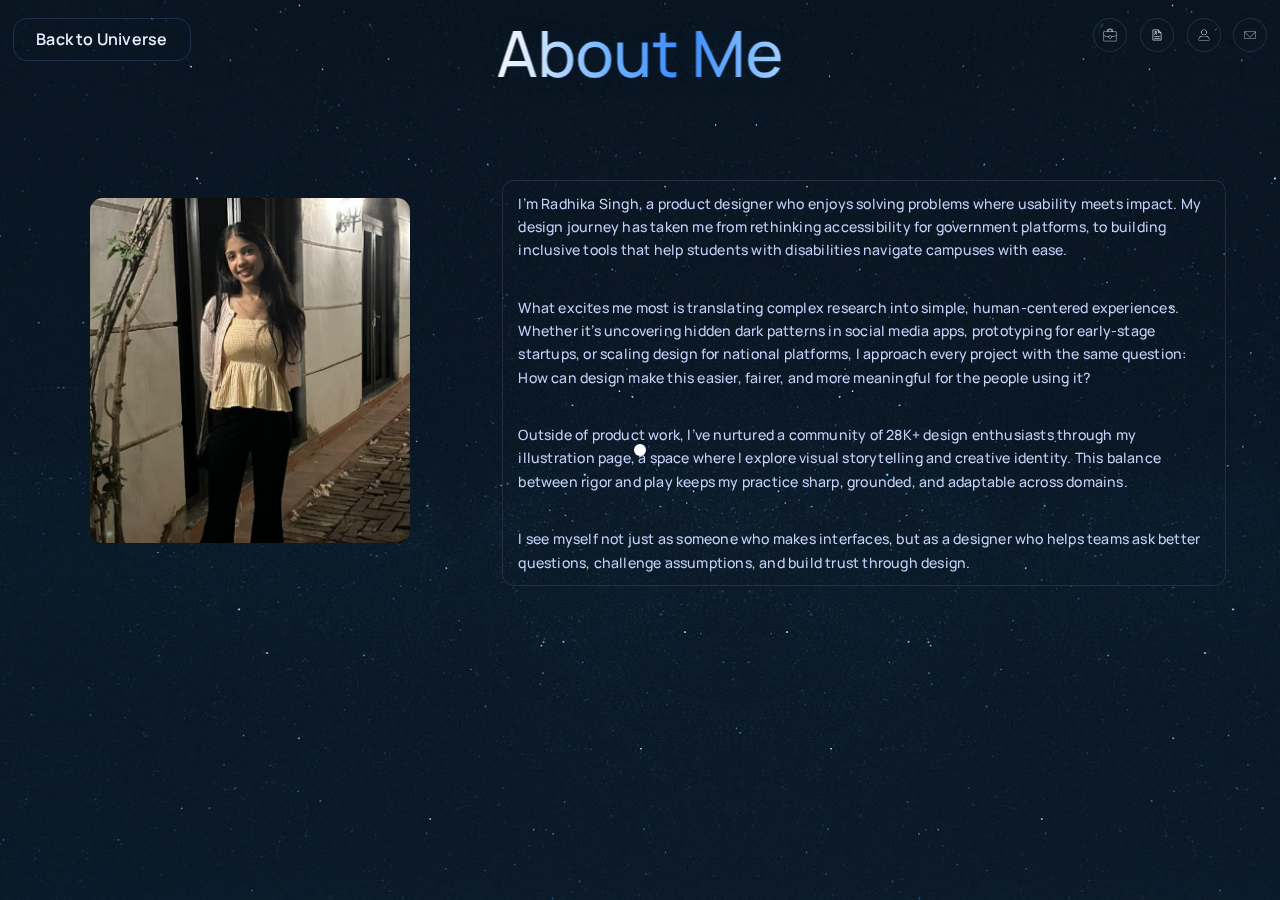
<file: about.html>
<!DOCTYPE html>
<html lang="en">
<head>
  <meta charset="UTF-8" />
  <title>Portfolio — Subpage</title>
  <meta name="viewport" content="width=device-width, initial-scale=1" />
  <link href="https://fonts.googleapis.com/css2?family=Manrope:wght@400;500;600;700&display=swap" rel="stylesheet">
  <link rel="stylesheet" href="about.css" />
</head>
<body>
  <!-- Custom Cursor -->
  <div id="cursor" aria-hidden="true">
    <div class="cursor-ring"></div>
    <div class="cursor-dot"></div>
  </div>

  <div id="app">
    <!-- Top-left pill button (Back to Universe) -->
    <nav id="top-left" aria-label="Secondary action">
      <a class="icon-btn pill-btn" href="index.html" aria-label="Back to Universe">
        <span>Back to Universe</span>
      </a>
    </nav>

    <nav id="top-actions" aria-label="Primary actions">
      <a class="icon-btn" href="work.html" aria-label="Work" data-tip="Work">
        <i class="img-icon" aria-hidden="true" style="--icon: url('workbut.png')"></i>
      </a>
      <a class="icon-btn" href="https://drive.google.com/drive/folders/1TiXYe-oBep44RfTCTqjNOQPcQJZ8eogf" aria-label="Resume" data-tip="Resume">
        <i class="img-icon" aria-hidden="true" style="--icon: url('resumebut.png')"></i>
      </a>
      <a class="icon-btn" href="about.html" aria-label="About Me" data-tip="About Me">
        <i class="img-icon" aria-hidden="true" style="--icon: url('aboutbut2.png')"></i>
      </a>
      <a class="icon-btn" href="contact.html" aria-label="Contact" data-tip="Contact Me">
        <i class="img-icon" aria-hidden="true" style="--icon: url('contactbut4.png')"></i>
      </a>
    </nav>

    <!-- Header now only contains the title -->
    <header id="page-title">
      <h1>About Me</h1>
    </header>

    <!-- Image container moved OUTSIDE the centered header -->
    <div class="about-img-container">
      <img src="about3.png" alt="Radhika Singh" class="about-img">
    </div>

    <!-- Unified, controllable text box -->
    <section id="about-textbox" aria-label="About Radhika">
      <p>
        I’m Radhika Singh, a product designer who enjoys solving problems where usability meets impact. My design journey has taken me from rethinking accessibility for government platforms, to building inclusive tools that help students with disabilities navigate campuses with ease.
      </p>
      <br>
      <p>
        What excites me most is translating complex research into simple, human-centered experiences. Whether it’s uncovering hidden dark patterns in social media apps, prototyping for early-stage startups, or scaling design for national platforms, I approach every project with the same question: How can design make this easier, fairer, and more meaningful for the people using it?
      </p>
      <br>
      <p>
        Outside of product work, I’ve nurtured a community of 28K+ design enthusiasts through my illustration page, a space where I explore visual storytelling and creative identity. This balance between rigor and play keeps my practice sharp, grounded, and adaptable across domains.
      </p>
      <br>
      <p>
        I see myself not just as someone who makes interfaces, but as a designer who helps teams ask better questions, challenge assumptions, and build trust through design.
      </p>
    </section>

    <!-- Viewer with pano canvas -->
    <div id="viewer" aria-label="360 viewer">
      <canvas id="bg" width="800" height="600"></canvas>
      <!-- Put your subpage content below if needed -->
    </div>
  </div>

  <script src="about.js" type="module"></script>
</body>
</html>
</file>
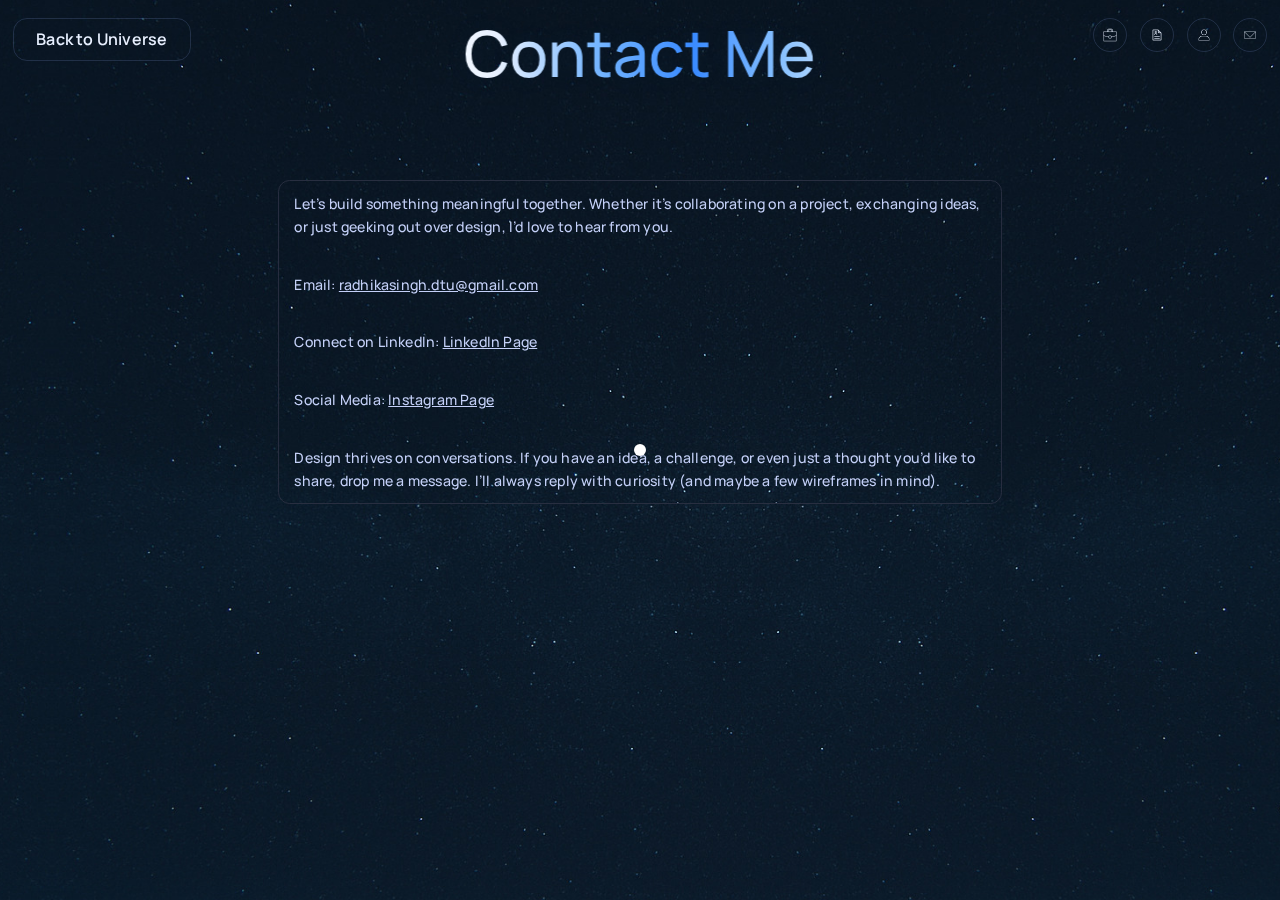
<file: contact.html>
<!DOCTYPE html>
<html lang="en">
<head>
  <meta charset="UTF-8" />
  <title>Portfolio — Subpage</title>
  <meta name="viewport" content="width=device-width, initial-scale=1" />
  <link href="https://fonts.googleapis.com/css2?family=Manrope:wght@400;500;600;700&display=swap" rel="stylesheet">
  <link rel="stylesheet" href="contact.css" />
</head>
<body>
  <!-- Custom Cursor -->
  <div id="cursor" aria-hidden="true">
    <div class="cursor-ring"></div>
    <div class="cursor-dot"></div>
  </div>

  <div id="app">
    <!-- Top-left pill button (Back to Universe) -->
    <nav id="top-left" aria-label="Secondary action">
      <a class="icon-btn pill-btn" href="index.html" aria-label="Back to Universe">
        <span>Back to Universe</span>
      </a>
    </nav>

    <nav id="top-actions" aria-label="Primary actions">
      <a class="icon-btn" href="work.html" aria-label="Work" data-tip="Work">
        <i class="img-icon" aria-hidden="true" style="--icon: url('workbut.png')"></i>
      </a>
      <a class="icon-btn" href="https://drive.google.com/drive/folders/1TiXYe-oBep44RfTCTqjNOQPcQJZ8eogf" aria-label="Resume" data-tip="Resume">
        <i class="img-icon" aria-hidden="true" style="--icon: url('resumebut.png')"></i>
      </a>
      <a class="icon-btn" href="about.html" aria-label="About Me" data-tip="About Me">
        <i class="img-icon" aria-hidden="true" style="--icon: url('aboutbut2.png')"></i>
      </a>
      <a class="icon-btn" href="contact.html" aria-label="Contact" data-tip="Contact Me">
        <i class="img-icon" aria-hidden="true" style="--icon: url('contactbut4.png')"></i>
      </a>
    </nav>

    <!-- Header now only contains the title -->
    <header id="page-title">
      <h1>Contact Me</h1>
    </header>

    <!-- Unified, controllable text box -->
    <section id="about-textbox" aria-label="About Radhika">
      <p>
        Let’s build something meaningful together. Whether it’s collaborating on a project, exchanging ideas, or just geeking out over design, I’d love to hear from you.
      </p>
      <br>
      <p>
        Email: <a href="mailto:radhikasingh.dtu@gmail.com">radhikasingh.dtu@gmail.com</a>
      </p>
      <br>
      <p>
        Connect on LinkedIn: <a href="https://www.linkedin.com/in/radhika-singh-163a54245/" target="_blank" rel="noopener noreferrer">LinkedIn Page</a>
      </p>
      <br>
      <p>
        Social Media: <a href="https://www.instagram.com/illustrationsy?igsh=MW05ZTBzYWQ2N2dxOQ==" target="_blank" rel="noopener noreferrer">Instagram Page</a>
      </p>
      <br>
      <p>
        Design thrives on conversations. If you have an idea, a challenge, or even just a thought you’d like to share, drop me a message. I’ll always reply with curiosity (and maybe a few wireframes in mind).
      </p>
    </section>

    <!-- Viewer with pano canvas -->
    <div id="viewer" aria-label="360 viewer">
      <canvas id="bg" width="800" height="600"></canvas>
      <!-- Put your subpage content below if needed -->
    </div>
  </div>

  <script src="contact.js" type="module"></script>
</body>
</html>
</file>
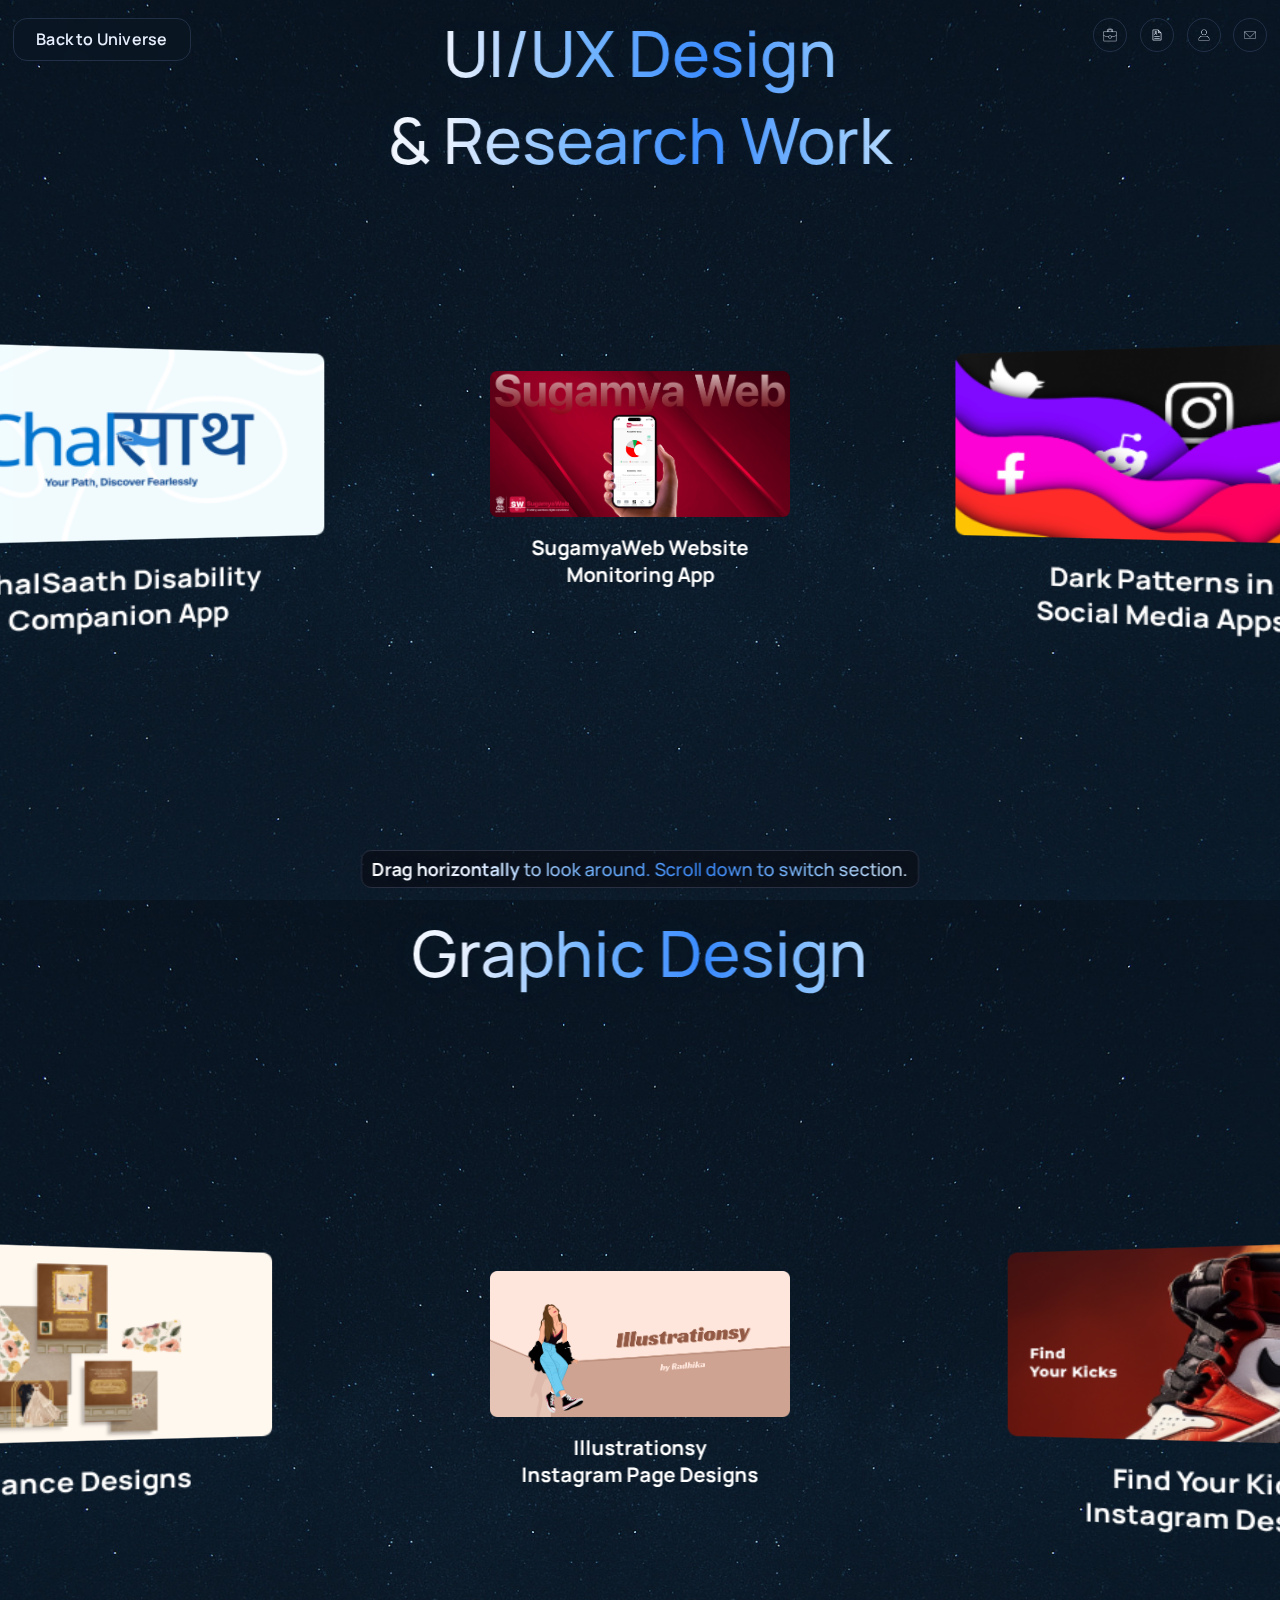
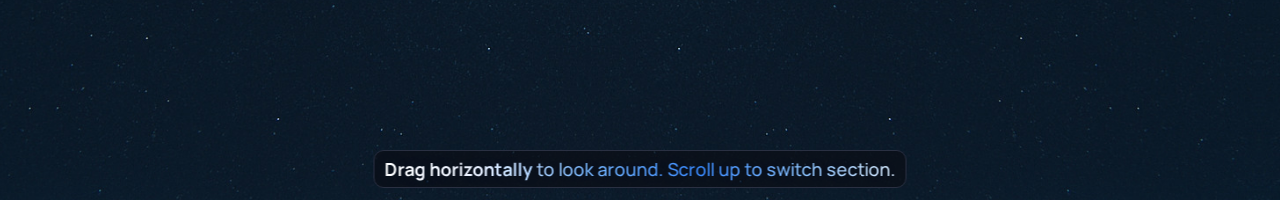
<file: work.html>
<!DOCTYPE html>
<html lang="en">
<head>
  <meta charset="UTF-8" />
  <meta name="viewport" content="width=device-width, initial-scale=1" />
  <title>Portfolio Circle View</title>

  <!-- Manrope (used by title, subtitle, HUD, and buttons) -->
  <link href="https://fonts.googleapis.com/css2?family=Manrope:wght@400;600;700&display=swap" rel="stylesheet" />

  <link rel="stylesheet" href="work.css" />
</head>
<body>
  <!-- Custom Cursor -->
  <div id="cursor">
    <div class="cursor-ring"></div>
    <div class="cursor-dot"></div>
  </div>

  <!-- Top-left pill button (1/5) -->
  <nav id="top-left" aria-label="Secondary action">
    <a class="icon-btn pill-btn" href="index.html" aria-label="Back to Universe">
      <span>Back to Universe</span>
    </a>
  </nav>

  <nav id="top-actions" aria-label="Primary actions">
    <a class="icon-btn" href="work.html"         aria-label="Work"      data-tip="Work">
      <i class="img-icon" aria-hidden="true" style="--icon: url('workbut.png')"></i>
    </a>
    <a class="icon-btn" href="https://drive.google.com/drive/folders/1TiXYe-oBep44RfTCTqjNOQPcQJZ8eogf"
                        aria-label="Resume"    data-tip="Resume">
      <i class="img-icon" aria-hidden="true" style="--icon: url('resumebut.png')"></i>
    </a>
    <a class="icon-btn" href="about.html"        aria-label="About Me"  data-tip="About Me">
      <i class="img-icon" aria-hidden="true" style="--icon: url('aboutbut2.png')"></i>
    </a>
    <a class="icon-btn" href="contact.html"      aria-label="Contact"   data-tip="Contact Me">
      <i class="img-icon" aria-hidden="true" style="--icon: url('contactbut4.png')"></i>
    </a>
  </nav>


  <div class="page">
    <!-- Scene 1 -->
    <section class="scene">
      <!-- Title + subtitle for Scene 1 -->
      <header id="page-title">
        <h1>UI/UX Design<br>& Research Work</h1>

      </header>

      <div class="viewer" aria-label="360 viewer">
        <canvas class="bg" width="800" height="600"></canvas>
      </div>
      <div class="hud">
        <span class="hud-text"><b>Drag horizontally</b> to look around. Scroll down to switch section.</span>
      </div>
    </section>

    <!-- Scene 2 -->
    <section class="scene">
      <!-- Same title + subtitle for Scene 2 -->
      <header id="page-title">
        <h1>Graphic Design</h1>
      </header>

      <div class="viewer" aria-label="360 viewer">
        <canvas class="bg" width="800" height="600"></canvas>
      </div>
      <div class="hud">
        <span class="hud-text"><b>Drag horizontally</b> to look around. Scroll up to switch section.</span>
      </div>
    </section>
  </div>

  <script src="work.js"></script>
</body>
</html>
</file>
<file: about.css>
/* Layout */
html, body { 
  margin: 0; 
  height: 100%; 
  overflow: hidden; 
  background: #000; 
}
#app { 
  position: fixed; 
  inset: 0; 
  display: grid; 
  grid-template-rows: 1fr; 
}
#viewer { 
  position: relative; 
  inset: 0; 
  overflow: hidden; 
}

/* Panoramic background canvas */
#bg { 
  position: absolute; 
  inset: 0; 
  z-index: 0; 
  display: block; 
}

/* Title + subtitle (same gradient look) */
#page-title {
  position: absolute;
  top: 0;
  left: 50%;
  transform: translateX(-50%);
  z-index: 5;
  text-align: center;
}

#page-title h1 {
  font-family: 'Manrope', sans-serif;
  font-size: 5vw;
  font-weight: 500;
  margin: 0 0 1.666vh 0;
  padding: 1vh 3.5vw;
  border-radius: 1.5vw;

  background: linear-gradient(
    90deg,
    #ffffff 0%,
    #eaf2ff 18%,
    #78b8ff 40%,
    #3a8bff 62%,
    #8cc4ff 82%,
    #d9ecff 100%
  );
  -webkit-background-clip: text;
  background-clip: text;
  -webkit-text-fill-color: transparent;
  text-shadow: 0 0 2.25vw rgba(80,150,255,0.08);
}

#page-subtitle {
  font-family: 'Manrope', sans-serif;
  font-weight: 500;
  font-size: 1.2vw;
  line-height: 1.25;
  letter-spacing: 0.2px;
  color: #cbd7ff;
  text-align: center;
  margin: 0;
  opacity: 0.95;
  text-shadow: 0 0 2.25vw rgba(80,150,255,0.08);
}

/* Buttons */
#top-actions {
  position: absolute;
  top: 2vh;
  right: 1vw;
  z-index: 6;
  display: flex;
  gap: 1vw;
  align-items: center;
}

.icon-btn {
  --size: 2.5vw;
  width: var(--size);
  height: var(--size);
  display: grid;
  place-items: center;
  border-radius: 999px;
  text-decoration: none;
  border: 1px solid rgba(120,140,200,0.22);
  transition: transform 160ms ease, box-shadow 160ms ease, border-color 160ms ease, background 160ms ease;
}

.icon-btn:hover {
  transform: translateY(-2px);
  border-color: rgba(150,180,255,0.35);
  box-shadow:
    inset 0 -10px 22px rgba(0,0,0,0.32),
    0 12px 28px rgba(20,30,60,0.55),
    0 0 0 2px rgba(120,170,255,0.15);
}

/* Top-left pill button */
#top-left {
  position: absolute;
  top: 2vh;
  left: 1vw;
  z-index: 6;
}

.icon-btn.pill-btn {
  --size: 3.2vw;
  height: var(--size);
  max-height: 50px;
  min-width: 140px;
  padding: 0 18px;
  border-radius: 14px;
  display: inline-flex;
  align-items: center;
  justify-content: center;
  gap: 10px;
}

.icon-btn.pill-btn span {
  font-family: 'Manrope', sans-serif;
  font-weight: 600;
  font-size: 16px;
  letter-spacing: 0.2px;
  color: #e8f0ff;
  line-height: 1;
  white-space: nowrap;
  user-select: none;
}

.icon-btn.pill-btn:hover {
  transform: translateY(-2px);
  border-color: rgba(150,180,255,0.35);
  box-shadow:
    inset 0 -10px 22px rgba(0,0,0,0.32),
    0 12px 28px rgba(20,30,60,0.55),
    0 0 0 2px rgba(120,170,255,0.15);
}

/* Masked monochrome image icons */
.img-icon {
  width: 32px;
  height: 32px;
  display: inline-block;
  background-color: #e8f0ff;
  -webkit-mask-image: var(--icon);
  mask-image: var(--icon);
  -webkit-mask-repeat: no-repeat;
  mask-repeat: no-repeat;
  -webkit-mask-position: center;
  mask-position: center;
  -webkit-mask-size: contain;
  mask-size: contain;
  image-rendering: -webkit-optimize-contrast;
}
.icon-btn:hover .img-icon { background-color: #ffffff; }

/* Smooth UI transitions */
#page-title, #page-title h1, #top-actions {
  transition: opacity 240ms ease, transform 300ms ease, filter 300ms ease;
  will-change: opacity, transform, filter;
}

/* Custom cursor */
@media (pointer: fine) {
  html, body { cursor: none; }
  #cursor { position: fixed; inset: 0; pointer-events: none; z-index: 99999; }
}

/* Dot */
.cursor-dot {
  position: absolute;
  left: 0; top: 0;
  transform: translate(-50%, -50%);
  width: 12px; height: 12px;
  border-radius: 50%;
  background: #fff;
  transition: none;
  will-change: transform;
  backface-visibility: hidden;
}

/* Ring hidden */
.cursor-ring { display: none !important; }

/* Interactive elements shouldn’t bring back native cursor */
a, button, input, textarea, [contenteditable="true"] { cursor: none !important; }

/* Small-screen tweaks */
@media (max-width: 640px) {
  #top-left { top: 12px; left: 12px; }
  .icon-btn.pill-btn {
    --size: 42px;
    min-width: 120px;
    padding: 0 14px;
    border-radius: 12px;
  }
  .icon-btn.pill-btn span { font-size: 14px; }
  #page-subtitle { font-size: 3.2vw; }
}

/* ===== Pillar tooltip ===== */
#pill-tip{
  position: fixed;
  z-index: 99999;
  max-width: 42vw;
  background: rgba(10,12,18,.8);
  color: #e9ecf8;
  border: 1px solid #2a3042;
  border-radius: 1vw;
  padding: 1vh 1vw;
  font-family: 'Manrope', sans-serif;
  font-weight: 500;
  font-size: 1.1vw;
  line-height: 1.25;
  letter-spacing: .2px;
  text-shadow: 0 0 1vw rgba(80,150,255,0.08);
  pointer-events: none;
  opacity: 0;
  visibility: hidden;
  transition: opacity 160ms ease;
  white-space: nowrap;
}

@media (max-width: 640px){
  #pill-tip{ font-size: 3.4vw; border-radius: 2.5vw; }
}

#pill-tip.from-pillar { font-size: 0.9vw; padding: 1vh 1vw; max-width: 42vw; }
#pill-tip.from-action { font-size: 0.9rem; padding: 0.4rem 0.8rem; max-width: 18ch; }

body.zooming #pill-tip{ opacity: 0 !important; visibility: hidden !important; }

/* ===== About Section ===== */
#about-textbox {
  --box-w: 54vw;
  position: absolute;
  top: 20vh;
  left: 67.5%;
  width: var(--box-w);
  padding: 1.2vh 1.2vw;
  transform: translateX(-50%);
  
  border: 1px solid #2a3042;
  border-radius: 0.9vw;
  font-family: 'Manrope', sans-serif;
  color: #cbd7ff;
  font-weight: 500;
  font-size: 1.1vw;
  line-height: 1.65;
  text-align: left;
  letter-spacing: 0.2px;
  text-shadow: 0 0 2.25vw rgba(80,150,255,0.08);
  opacity: 0.97;
  z-index: 5;   /* FIX: visible above canvas */
}

#about-textbox p { margin: 0 0 0.8em 0; }
#about-textbox p:last-child { margin-bottom: 0; }

/* Image container */
.about-img-container {
  position: fixed;
  top: 22vh;
  left: 7%;
  width: 25vw;
  height: auto;
  border-radius: 1vw;
  overflow: hidden;
  background: #111;
  z-index: 4;   /* FIX: below text, above canvas */
}

.about-img {
  width: 100%;
  height: auto;
  display: block;
  object-fit: cover;
}

/* Mobile: stack image above */
@media (max-width: 640px) {
  #page-title { width: 92vw; }

  .about-img {
    float: none;
    display: block;
    margin: 0 auto 3.2vw auto;
    width: 42vw;
    border-radius: 3vw;
  }

  #about-textbox {
    --box-w: 92vw;
    top: auto;
    left: 50%;
    transform: translateX(-50%);
    border-radius: 3vw;
    padding: 3.2vw 3.6vw;
    font-size: 3.6vw;
    line-height: 1.65;
  }
}

#top-actions .icon-btn .img-icon {
  width: calc(var(--size) * 0.5);
  height: calc(var(--size) * 0.5);
  display: block;             /* avoid baseline gaps */
}
</file>
<file: contact.css>
/* Layout */
html, body { 
  margin: 0; 
  height: 100%; 
  overflow: hidden; 
  background: #000; 
}
#app { 
  position: fixed; 
  inset: 0; 
  display: grid; 
  grid-template-rows: 1fr; 
}
#viewer { 
  position: relative; 
  inset: 0; 
  overflow: hidden; 
}

/* Panoramic background canvas */
#bg { 
  position: absolute; 
  inset: 0; 
  z-index: 0; 
  display: block; 
}

/* Title + subtitle (same gradient look) */
#page-title {
  position: absolute;
  top: 0;
  left: 50%;
  transform: translateX(-50%);
  z-index: 5;
  text-align: center;
}

#page-title h1 {
  font-family: 'Manrope', sans-serif;
  font-size: 5vw;
  font-weight: 500;
  margin: 0 0 1.666vh 0;
  padding: 1vh 3.5vw;
  border-radius: 1.5vw;

  background: linear-gradient(
    90deg,
    #ffffff 0%,
    #eaf2ff 18%,
    #78b8ff 40%,
    #3a8bff 62%,
    #8cc4ff 82%,
    #d9ecff 100%
  );
  -webkit-background-clip: text;
  background-clip: text;
  -webkit-text-fill-color: transparent;
  text-shadow: 0 0 2.25vw rgba(80,150,255,0.08);
}

#page-subtitle {
  font-family: 'Manrope', sans-serif;
  font-weight: 500;
  font-size: 1.2vw;
  line-height: 1.25;
  letter-spacing: 0.2px;
  color: #cbd7ff;
  text-align: center;
  margin: 0;
  opacity: 0.95;
  text-shadow: 0 0 2.25vw rgba(80,150,255,0.08);
}

/* Buttons */
#top-actions {
  position: absolute;
  top: 2vh;
  right: 1vw;
  z-index: 6;
  display: flex;
  gap: 1vw;
  align-items: center;
}

.icon-btn {
  --size: 2.5vw;
  width: var(--size);
  height: var(--size);
  display: grid;
  place-items: center;
  border-radius: 999px;
  text-decoration: none;
  border: 1px solid rgba(120,140,200,0.22);
  transition: transform 160ms ease, box-shadow 160ms ease, border-color 160ms ease, background 160ms ease;
}

.icon-btn:hover {
  transform: translateY(-2px);
  border-color: rgba(150,180,255,0.35);
  box-shadow:
    inset 0 -10px 22px rgba(0,0,0,0.32),
    0 12px 28px rgba(20,30,60,0.55),
    0 0 0 2px rgba(120,170,255,0.15);
}

/* Top-left pill button */
#top-left {
  position: absolute;
  top: 2vh;
  left: 1vw;
  z-index: 6;
}

.icon-btn.pill-btn {
  --size: 3.2vw;
  height: var(--size);
  max-height: 50px;
  min-width: 140px;
  padding: 0 18px;
  border-radius: 14px;
  display: inline-flex;
  align-items: center;
  justify-content: center;
  gap: 10px;
}

.icon-btn.pill-btn span {
  font-family: 'Manrope', sans-serif;
  font-weight: 600;
  font-size: 16px;
  letter-spacing: 0.2px;
  color: #e8f0ff;
  line-height: 1;
  white-space: nowrap;
  user-select: none;
}

.icon-btn.pill-btn:hover {
  transform: translateY(-2px);
  border-color: rgba(150,180,255,0.35);
  box-shadow:
    inset 0 -10px 22px rgba(0,0,0,0.32),
    0 12px 28px rgba(20,30,60,0.55),
    0 0 0 2px rgba(120,170,255,0.15);
}

/* Masked monochrome image icons */
.img-icon {
  width: 32px;
  height: 32px;
  display: inline-block;
  background-color: #e8f0ff;
  -webkit-mask-image: var(--icon);
  mask-image: var(--icon);
  -webkit-mask-repeat: no-repeat;
  mask-repeat: no-repeat;
  -webkit-mask-position: center;
  mask-position: center;
  -webkit-mask-size: contain;
  mask-size: contain;
  image-rendering: -webkit-optimize-contrast;
}
.icon-btn:hover .img-icon { background-color: #ffffff; }

/* Smooth UI transitions */
#page-title, #page-title h1, #top-actions {
  transition: opacity 240ms ease, transform 300ms ease, filter 300ms ease;
  will-change: opacity, transform, filter;
}

/* Custom cursor */
@media (pointer: fine) {
  html, body { cursor: none; }
  #cursor { position: fixed; inset: 0; pointer-events: none; z-index: 99999; }
}

/* Dot */
.cursor-dot {
  position: absolute;
  left: 0; top: 0;
  transform: translate(-50%, -50%);
  width: 12px; height: 12px;
  border-radius: 50%;
  background: #fff;
  transition: none;
  will-change: transform;
  backface-visibility: hidden;
}

/* Ring hidden */
.cursor-ring { display: none !important; }

/* Interactive elements shouldn’t bring back native cursor */
a, button, input, textarea, [contenteditable="true"] { cursor: none !important; }

/* Small-screen tweaks */
@media (max-width: 640px) {
  #top-left { top: 12px; left: 12px; }
  .icon-btn.pill-btn {
    --size: 42px;
    min-width: 120px;
    padding: 0 14px;
    border-radius: 12px;
  }
  .icon-btn.pill-btn span { font-size: 14px; }
  #page-subtitle { font-size: 3.2vw; }
}

/* ===== Pillar tooltip ===== */
#pill-tip{
  position: fixed;
  z-index: 99999;
  max-width: 42vw;
  background: rgba(10,12,18,.8);
  color: #e9ecf8;
  border: 1px solid #2a3042;
  border-radius: 1vw;
  padding: 1vh 1vw;
  font-family: 'Manrope', sans-serif;
  font-weight: 500;
  font-size: 1.1vw;
  line-height: 1.25;
  letter-spacing: .2px;
  text-shadow: 0 0 1vw rgba(80,150,255,0.08);
  pointer-events: none;
  opacity: 0;
  visibility: hidden;
  transition: opacity 160ms ease;
  white-space: nowrap;
}

@media (max-width: 640px){
  #pill-tip{ font-size: 3.4vw; border-radius: 2.5vw; }
}

#pill-tip.from-pillar { font-size: 0.9vw; padding: 1vh 1vw; max-width: 42vw; }
#pill-tip.from-action { font-size: 0.9rem; padding: 0.4rem 0.8rem; max-width: 18ch; }

body.zooming #pill-tip{ opacity: 0 !important; visibility: hidden !important; }

/* ===== About Section ===== */
#about-textbox {
  --box-w: 54vw;
  position: absolute;
  top: 20vh;
  left: 50%;
  width: var(--box-w);
  padding: 1.2vh 1.2vw;
  transform: translateX(-50%);
  
  border: 1px solid #2a3042;
  border-radius: 0.9vw;
  font-family: 'Manrope', sans-serif;
  color: #cbd7ff;
  font-weight: 500;
  font-size: 1.1vw;
  line-height: 1.65;
  text-align: left;
  letter-spacing: 0.2px;
  text-shadow: 0 0 2.25vw rgba(80,150,255,0.08);
  opacity: 0.97;
  z-index: 5;   /* FIX: visible above canvas */
}

#about-textbox p { margin: 0 0 0.8em 0; }
#about-textbox p:last-child { margin-bottom: 0; }

/* Image container */
.about-img-container {
  position: fixed;
  top: 22vh;
  left: 7%;
  width: 25vw;
  height: auto;
  border-radius: 1vw;
  overflow: hidden;
  background: #111;
  z-index: 4;   /* FIX: below text, above canvas */
}

.about-img {
  width: 100%;
  height: auto;
  display: block;
  object-fit: cover;
}

/* Mobile: stack image above */
@media (max-width: 640px) {
  #page-title { width: 92vw; }

  .about-img {
    float: none;
    display: block;
    margin: 0 auto 3.2vw auto;
    width: 42vw;
    border-radius: 3vw;
  }

  #about-textbox {
    --box-w: 92vw;
    top: auto;
    left: 50%;
    transform: translateX(-50%);
    border-radius: 3vw;
    padding: 3.2vw 3.6vw;
    font-size: 3.6vw;
    line-height: 1.65;
  }
}
#about-textbox a {
  color: #cbd7ff;            /* Makes links white */
}

#top-actions .icon-btn .img-icon {
  width: calc(var(--size) * 0.5);
  height: calc(var(--size) * 0.5);
  display: block;             /* avoid baseline gaps */
}
</file>
<file: work.css>
html, body {
  scroll-behavior: smooth;
  margin: 0;
  height: 100%;
  background: #000;
}

.page {
  display: flex;
  flex-direction: column;
}

.scene {
  min-height: 100vh;   /* full screen per scene */
  position: relative;
}

.scene { position: relative; min-height: 100vh; } /* already there, keep it */
.viewer {
  position: absolute;   /* <- key change */
  inset: 0;             /* fill the .scene */
  cursor: grab;
  overflow: hidden;
  perspective: 1200px;
}

.viewer.dragging { cursor: grabbing; }

/* Panoramic background canvas */
.bg { position: absolute; inset: 0; z-index: 0; display: block; }

/* ===== CURVED CAPSULE PILLAR (toy-diorama style, dense 3D look) ===== */
.pillar { position: absolute; transform: translate(-50%,-100%); transform-style: preserve-3d; z-index: 2; }
.capsule { position: relative; width: var(--w,170px); height: var(--h,260px); border-radius: 40px; overflow: visible; transform-style: preserve-3d; }

/* Main body material — layered gradients for curvature + specular */
.capsule .body {
  position: absolute; inset: 0; border-radius: inherit; overflow: hidden;
  background:
    radial-gradient(180% 120% at 30% 0%, rgba(255,255,255,.28), rgba(255,255,255,0) 45%), /* rim light */
    linear-gradient(180deg, rgba(255,255,255,.14), rgba(255,255,255,0) 42%),              /* top softlight */
    linear-gradient(180deg, #6FA9FF 0%, #3E66FF 58%, #2442B3 100%);                       /* base */
  box-shadow: inset 0 -36px 50px rgba(0,0,0,.45), inset 0 2px 0 rgba(255,255,255,.18);
}

/* Curved top dome — an ellipse rotated in 3D to sell volume */
.capsule .top-dome {
  position: absolute; left: 50%; top: -14px; width: calc(var(--w,170px) * 0.96); height: 56px;
  transform: translateX(-50%) rotateX(72deg); transform-origin: center bottom; border-radius: 999px/70px; overflow: hidden;
  background:
    radial-gradient(120% 160% at 40% 20%, rgba(255,255,255,.55), rgba(255,255,255,0) 60%),
    linear-gradient(180deg, #8DC0FF, #3C5FE0);
  filter: blur(.2px);
}

/* Extra vertical bevels to round the sides */
.capsule .edgeL, .capsule .edgeR { position:absolute; top:0; bottom:0; width:20px; pointer-events:none; border-radius: 40px; }
.capsule .edgeL { left:0; background: linear-gradient(90deg, rgba(255,255,255,.30), rgba(255,255,255,0)); }
.capsule .edgeR { right:0; background: linear-gradient(270deg, rgba(255,255,255,.18), rgba(255,255,255,0)); }

/* Bottom shading — stronger AO and vignette for density */
.capsule .bottom-shade {
  position: absolute; left:0; right:0; bottom:0; height: 46%; border-bottom-left-radius: 40px; border-bottom-right-radius: 40px;
  background: radial-gradient(120% 120% at 50% 100%, rgba(0,0,0,.55), rgba(0,0,0,0) 65%);
  pointer-events: none;
}

/* Pillar label — match reference (plain text under planet/pillar) */
.pillar { 
  width: var(--w, 220px);              /* ensure a width so left:50% is meaningful */
}

.pillar .label {
  position: absolute;
  left: 50%;
  top: 100%;                           /* put the label under the pillar */
  transform: translate(-50%, -60px);    /* small gap below */
  text-align: center;
  margin: 0;
  padding: 0;

  /* no chip visuals */
  background: none !important;
  border: 0 !important;
  box-shadow: none !important;

  /* typography (reference) */
  font-family: 'Manrope', sans-serif;
  font-weight: 700;
  font-size: 20px;
  color: #fff;
  white-space: nowrap;
  pointer-events: none;                 /* don’t steal clicks from the pillar */
  z-index: 3;                           /* above canvas; stays within pillar’s stack */
}

/* Keep the subtle hover “crisp” if you like (optional) */
.pillar.hover .label {
  filter: brightness(1.08);
  transition: filter 160ms ease;
}


/* Diorama plinth + contact shadow */
.pillar .plinth { position:absolute; left:50%; bottom:-12px; width:240px; height:66px; transform:translateX(-50%) rotateX(60deg); transform-origin:center bottom; border-radius:50%; background:
    radial-gradient(ellipse at center, rgba(0,0,0,.65) 0%, rgba(0,0,0,0) 62%),
    radial-gradient(ellipse at center, #141C34 0%, #0B1226 70%);
  filter: blur(1.2px); }

/* HUD */
.hud { position: absolute; left: 50%; bottom: 12px; transform: translateX(-50%); z-index: 3; background: rgba(10,12,18,.6); color: #e9ecf8; border: 1px solid #2a3042; border-radius: 10px; padding: 6px 10px; font-family: system-ui, -apple-system, Segoe UI, Roboto, Arial; }

/* Smooth animations for the capsule look/feel */
.pillar .capsule {
  transition: transform 180ms ease, filter 180ms ease, box-shadow 180ms ease;
}

/* Glow + slight punch while hovered */
.pillar.hover .capsule {
  /* soft outer glow + a touch brighter/saturated */
  filter: drop-shadow(0 10px 24px rgba(90,140,255,.45)) brightness(1.05) saturate(1.06);
  /* subtle rim to sell "glow" */
  box-shadow:
    inset 0 0 0 1px rgba(255,255,255,.18),
    0 0 0 2px rgba(140,180,255,.25);
}

/* (Optional) make the label feel a tad crisper on hover */
.pillar.hover .label {
  filter: brightness(1.08);
  transition: filter 160ms ease;
}

/* === PNG sprite pillars (override the cylinder look) === */

/* kill any paint on the capsule itself */
.capsule {
  background: none !important;
  border: none !important;
  outline: none !important;
  box-shadow: none !important;
}

/* hide all cylinder layers if they still get created anywhere */
.capsule .body,
.capsule .top-dome,
.capsule .edgeL,
.capsule .edgeR,
.capsule .bottom-shade {
  display: none !important;
}

/* the PNG that visually *is* the pillar */
.capsule .sprite {
  border-radius: 32px;
  position: absolute;
  inset: 0;
  width: 100%;
  height: 100%;
  object-fit: contain;     /* fits inside --w x --h, keeps aspect */
  pointer-events: none;    /* let clicks hit the .pillar wrapper */
  transform: translateZ(0);
}

/* move the hover glow from the capsule to the PNG */
.pillar.hover .capsule { filter: none !important; box-shadow: none !important; }
.pillar.hover .capsule .sprite {
  filter: drop-shadow(0 10px 24px rgba(90,140,255,.45)) brightness(1.05) saturate(1.06);
}

/* If you don't want rounded clipping, uncomment:
.capsule { border-radius: 0 !important; }
*/
/* Show custom cursor only on devices with a fine pointer */
@media (pointer: fine) {
  html, body { cursor: none; }      /* hide system cursor */
  #cursor { position: fixed; inset: 0; pointer-events: none; z-index: 99999; }

  .cursor-dot {
    position: absolute; left: 0; top: 0; transform: translate(-50%, -50%);
    will-change: transform, opacity;
  }

  
  /* Center dot */
  /* Replace your current .cursor-dot block with this */
  .cursor-dot {
    position: absolute;
    left: 0; top: 0;
    transform: translate(-50%, -50%);
    width: 12px; height: 12px;
    border-radius: 50%;
    background: #fff;

    /* kill smoothing that causes lag */
    transition: none;              /* <- was 120ms */
    will-change: transform;        /* keep this for perf */
    backface-visibility: hidden;   /* small compositing win */
  }

  /* Click pulse */
  .cursor-ring.click {
    animation: cursor-pulse 240ms ease-out;
  }
  @keyframes cursor-pulse {
    0%   { transform: translate(-50%,-50%) scale(1);   opacity: 1; }
    70%  { transform: translate(-50%,-50%) scale(1.6); opacity: .6; }
    100% { transform: translate(-50%,-50%) scale(1);   opacity: 1; }
  }

  /* Trailing ghosts */
  
}
.cursor-dot.click {
  animation: cursor-pulse 240ms ease-out;
}

@keyframes cursor-pulse {
  0%   { transform: translate(-50%, -50%) scale(1);   opacity: 1; }
  70%  { transform: translate(-50%, -50%) scale(1.6); opacity: .6; }
  100% { transform: translate(-50%, -50%) scale(1);   opacity: 1; }
}



html, body {
  cursor: none !important;  /* fully hide native cursor */
}

.cursor-ring { display: none !important; }
/* Remove/override these: */
.viewer { cursor: none !important; }
.viewer.dragging { cursor: none !important; }

input, textarea, [contenteditable="true"], a, a:hover, button {
  cursor: none !important;
}

#page-title {
  position: absolute;
  top: 30px;          /* distance from top */
  left: 50%;
  transform: translateX(-50%);
  z-index: 5;         /* above background & pillars */
  text-align: center;
}

#page-title h1 {
  font-family: 'Manrope', sans-serif;
  font-size: 104px;       /* adjust later */
  font-weight: 500;       /* make it bold like the screenshot */
  margin: 0;
  padding: 12px 28px;
  border-radius: 12px;

  /* ✨ Gradient text fill */
  background: linear-gradient(
    90deg,
    #ffffff 0%,
    #eaf2ff 18%,
    #78b8ff 40%,
    #3a8bff 62%,
    #8cc4ff 82%,
    #d9ecff 100%
  );
  -webkit-background-clip: text;
  background-clip: text;
  -webkit-text-fill-color: transparent;
  text-fill-color: transparent;

  /* optional glow for contrast */
  text-shadow: 0 0 24px rgba(80, 150, 255, 0.12);
}

/* space the subtitle from the H1 */
#page-title h1 { margin-bottom: 40px; }
#page-subtitle {
  font-family: 'Manrope', sans-serif;     /* same font */
  font-weight: 500;                        /* slightly lighter than H1 */
  font-size: clamp(12px, 2.2vw, 24px);     /* responsive like your H1 */
  line-height: 1.25;
  letter-spacing: 0.2px;
  color: #cbd7ff;                          /* soft light-blue/grey */
  text-align: center;
  margin: 0;                               /* let H1’s bottom margin handle spacing */
  opacity: 0.95;                           /* subtle softness */
  text-shadow: 0 0 18px rgba(80,150,255,0.08); /* tiny glow to match H1 feel */
}

@media (max-width: 640px) {
  #top-actions { top: 12px; right: 12px; gap: 10px; }
  .icon-btn { --size: 54px; }
  #page-title h1 { font-size: clamp(42px, 10vw, 92px); }
}

/* Smooth transitions for UI */
#page-title, #page-title h1, #top-actions, .hud {
  transition: opacity 240ms ease, transform 300ms ease, filter 300ms ease;
  will-change: opacity, transform, filter;
}

/* When zooming, fade/blur UI */
body.zooming #page-title,
body.zooming #page-title * ,
body.zooming #top-actions,
body.zooming #top-actions * ,
body.zooming .hud {
  opacity: 0 !important;
  filter: blur(2px);
  transform: translateY(-8px);
  pointer-events: none;
}
/* HUD */
#hud { position: absolute; left: 50%; bottom: 12px; transform: translateX(-50%); z-index: 3; background: rgba(10,12,18,.6); color: #e9ecf8; border: 1px solid #2a3042; border-radius: 10px; padding: 6px 10px; font-family: system-ui, -apple-system, Segoe UI, Roboto, Arial; }
/* Gradient / glow text inside the HUD */
.hud .hud-text {
  display: inline-block;                /* required for background-clip */
  font-family: 'Manrope', sans-serif;   /* same font */
  font-weight: 500;                     /* tweak if you want it lighter/heavier */
  font-size: 18px;
  /* you can also set a size here if desired, e.g.: font-size: 14px; */

  /* same gradient as the H1 */
  background: linear-gradient(
    90deg,
    #ffffff 0%,
    #eaf2ff 18%,
    #78b8ff 40%,
    #3a8bff 62%,
    #8cc4ff 82%,
    #d9ecff 100%
  );
  -webkit-background-clip: text;
  background-clip: text;
  -webkit-text-fill-color: transparent;  /* Safari/Chrome */
  color: transparent;                    /* fallback */

  /* subtle glow, same feel as H1 */
  text-shadow: 0 0 24px rgba(80, 150, 255, 0.12);
}


/* === Top button bars (matches reference UI) === */
#top-actions {
  position: fixed;          /* pin to viewport */
  top: 20px;
  right: 20px;
  z-index: 6;               /* above title & viewer */
  display: flex;
  gap: 14px;
  align-items: center;
}

#top-left {
  position: fixed;          /* pin to viewport */
  top: 20px;
  left: 20px;
  z-index: 6;
}

/* Circular glassy icon button */
.icon-btn {
  --size: 64px;
  width: var(--size);
  height: var(--size);
  display: grid;
  place-items: center;
  border-radius: 999px;
  text-decoration: none;

  /* glass look */
  background: transparent !important;
  border: 1px solid rgba(120,140,200,0.22);
  backdrop-filter: blur(8px);

  transition: transform 160ms ease, box-shadow 160ms ease, border-color 160ms ease, background 160ms ease;
}

.icon-btn:hover {
  transform: translateY(-2px);
  border-color: rgba(150,180,255,0.35);
  
}

.icon-btn:active {
  transform: translateY(0);
  box-shadow:
    inset 0 -4px 12px rgba(0,0,0,0.4),
    0 6px 14px rgba(0,0,0,0.4);
}

.icon-btn:focus-visible {
  outline: none;
  box-shadow:
    0 0 0 2px rgba(150,180,255,0.4),
    0 0 0 6px rgba(150,180,255,0.18);
}

/* Rect “pill” button for top-left */
.icon-btn.pill-btn {
  --size: 48px;                 /* height */
  height: var(--size);
  min-width: 140px;
  padding: 0 18px;
  border-radius: 14px;
  display: inline-flex;
  align-items: center;
  justify-content: center;
  gap: 10px;
}

.icon-btn.pill-btn span {
  font-family: 'Manrope', sans-serif;
  font-weight: 600;
  font-size: 16px;
  letter-spacing: 0.2px;
  color: #e8f0ff;
  line-height: 1;
  white-space: nowrap;
  user-select: none;
}

/* Monochrome, tintable icon via CSS masks */
.img-icon {
  width: 32px;
  height: 32px;
  display: inline-block;
  background-color: #e8f0ff;     /* icon color */
  -webkit-mask-image: var(--icon);
  mask-image: var(--icon);
  -webkit-mask-repeat: no-repeat;
  mask-repeat: no-repeat;
  -webkit-mask-position: center;
  mask-position: center;
  -webkit-mask-size: contain;
  mask-size: contain;
  image-rendering: -webkit-optimize-contrast;
}

.icon-btn:hover .img-icon {
  background-color: #ffffff;
}

/* Keep UI responsive */
@media (max-width: 640px) {
  #top-actions { top: 12px; right: 12px; gap: 10px; }
  #top-left    { top: 12px; left: 12px; }
  .icon-btn { --size: 54px; }
  .icon-btn.pill-btn {
    --size: 42px;
    min-width: 120px;
    padding: 0 14px;
    border-radius: 12px;
  }
  .icon-btn.pill-btn span { font-size: 14px; }
}

/* Make them fade during zoom (match your existing rule set) */
body.zooming #top-actions,
body.zooming #top-actions *,
body.zooming #top-left,
body.zooming #top-left * {
  opacity: 0 !important;
  filter: blur(2px);
  transform: translateY(-8px);
  pointer-events: none;
}

#page-title{
  position:absolute;    /* or fixed; absolute is fine since viewers are absolute */
  top:0;
  left:50%;
  transform:translateX(-50%);
  z-index:5;
  text-align:center;
}

#page-title h1{
  font-family:'Manrope',sans-serif;
  font-size:5vw;                 /* responsive like reference */
  font-weight:500;
  margin:0 0 1.666vh 0;
  padding:1vh 3.5vw;
  border-radius:1.5vw;
  background:linear-gradient(90deg,#ffffff 0%,#eaf2ff 18%,#78b8ff 40%,#3a8bff 62%,#8cc4ff 82%,#d9ecff 100%);
  -webkit-background-clip:text;
  background-clip:text;
  -webkit-text-fill-color:transparent;
  text-shadow:0 0 2.25vw rgba(80,150,255,0.08);
}

#page-subtitle{
  font-family:'Manrope',sans-serif;
  font-weight:500;
  font-size:1.2vw;
  line-height:1.25;
  letter-spacing:.2px;
  color:#cbd7ff;
  text-align:center;
  margin:0;
  opacity:.95;
  text-shadow:0 0 2.25vw rgba(80,150,255,.08);
}


/* ===== Pillar/Action tooltip (HUD-like) ===== */
#pill-tip{
  position:fixed;
  z-index:99999;
  max-width:42vw;

  background:rgba(10,12,18,.8);
  color:#e9ecf8;
  border:1px solid #2a3042;
  border-radius:1vw;
  padding:1vh 1vw;

  font-family:'Manrope',sans-serif;
  font-weight:500;
  font-size:0.9rem;       /* comfy on desktop */
  line-height:1.25;
  letter-spacing:.2px;

  text-shadow:0 0 1vw rgba(80,150,255,.08);

  pointer-events:none;
  opacity:0;
  visibility:hidden;
  transition:opacity 160ms ease;
  white-space:nowrap;     /* single line */
}

@media (max-width:640px){
  #pill-tip{ font-size:3.4vw; border-radius:2.5vw; }
}

/* variant used for top-action buttons */
#pill-tip.from-action{
  font-size:0.9rem;
  padding:0.4rem 0.8rem;
  max-width:18ch;
}

/* Reference layout (vw/vh) */
#top-actions {
  position: absolute;
  top: 2vh;
  right: 1vw;
  z-index: 6;
  display: flex;
  gap: 1vw;
  align-items: center;
}

#top-left {
  position: absolute;
  top: 2vh;
  left: 1vw;
  z-index: 6;
}

/* Size the circular icons with vw (matches reference) */
.icon-btn {
  --size: 2.5vw;          /* ~responsive diameter */
  width: var(--size);
  height: var(--size);
}

/* Pill button inherits the height via --size, keep the rest the same */
.icon-btn.pill-btn {
  --size: 3.2vw;          /* height matches icons */
  height: var(--size);
  max-height: 50px;       /* cap on large screens */
  min-width: 140px;
  padding: 0 18px;
  border-radius: 14px;
}

/* Text inside pill button */
.icon-btn.pill-btn span {
  font-family: 'Manrope', sans-serif;
  font-weight: 600;
  font-size: 16px;
  letter-spacing: 0.2px;
  color: #e8f0ff;
  line-height: 1;
  white-space: nowrap;
  user-select: none;
}

/* Mobile tweaks (same as reference) */
@media (max-width: 640px){
  #top-left { top: 12px; left: 12px; }
  #top-actions { top: 12px; right: 12px; gap: 10px; }

  .icon-btn { --size: 54px; }          /* give a minimum touch size */
  .icon-btn.pill-btn {
    --size: 42px;
    min-width: 120px;
    padding: 0 14px;
    border-radius: 12px;
  }
  .icon-btn.pill-btn span { font-size: 14px; }
}

/* remove the circular bottom shadow under pillars */
.pillar .plinth { 
  display: none !important;
}

#top-actions .icon-btn .img-icon {
  width: calc(var(--size) * 0.5);
  height: calc(var(--size) * 0.5);
  display: block;             /* avoid baseline gaps */
}
</file>
